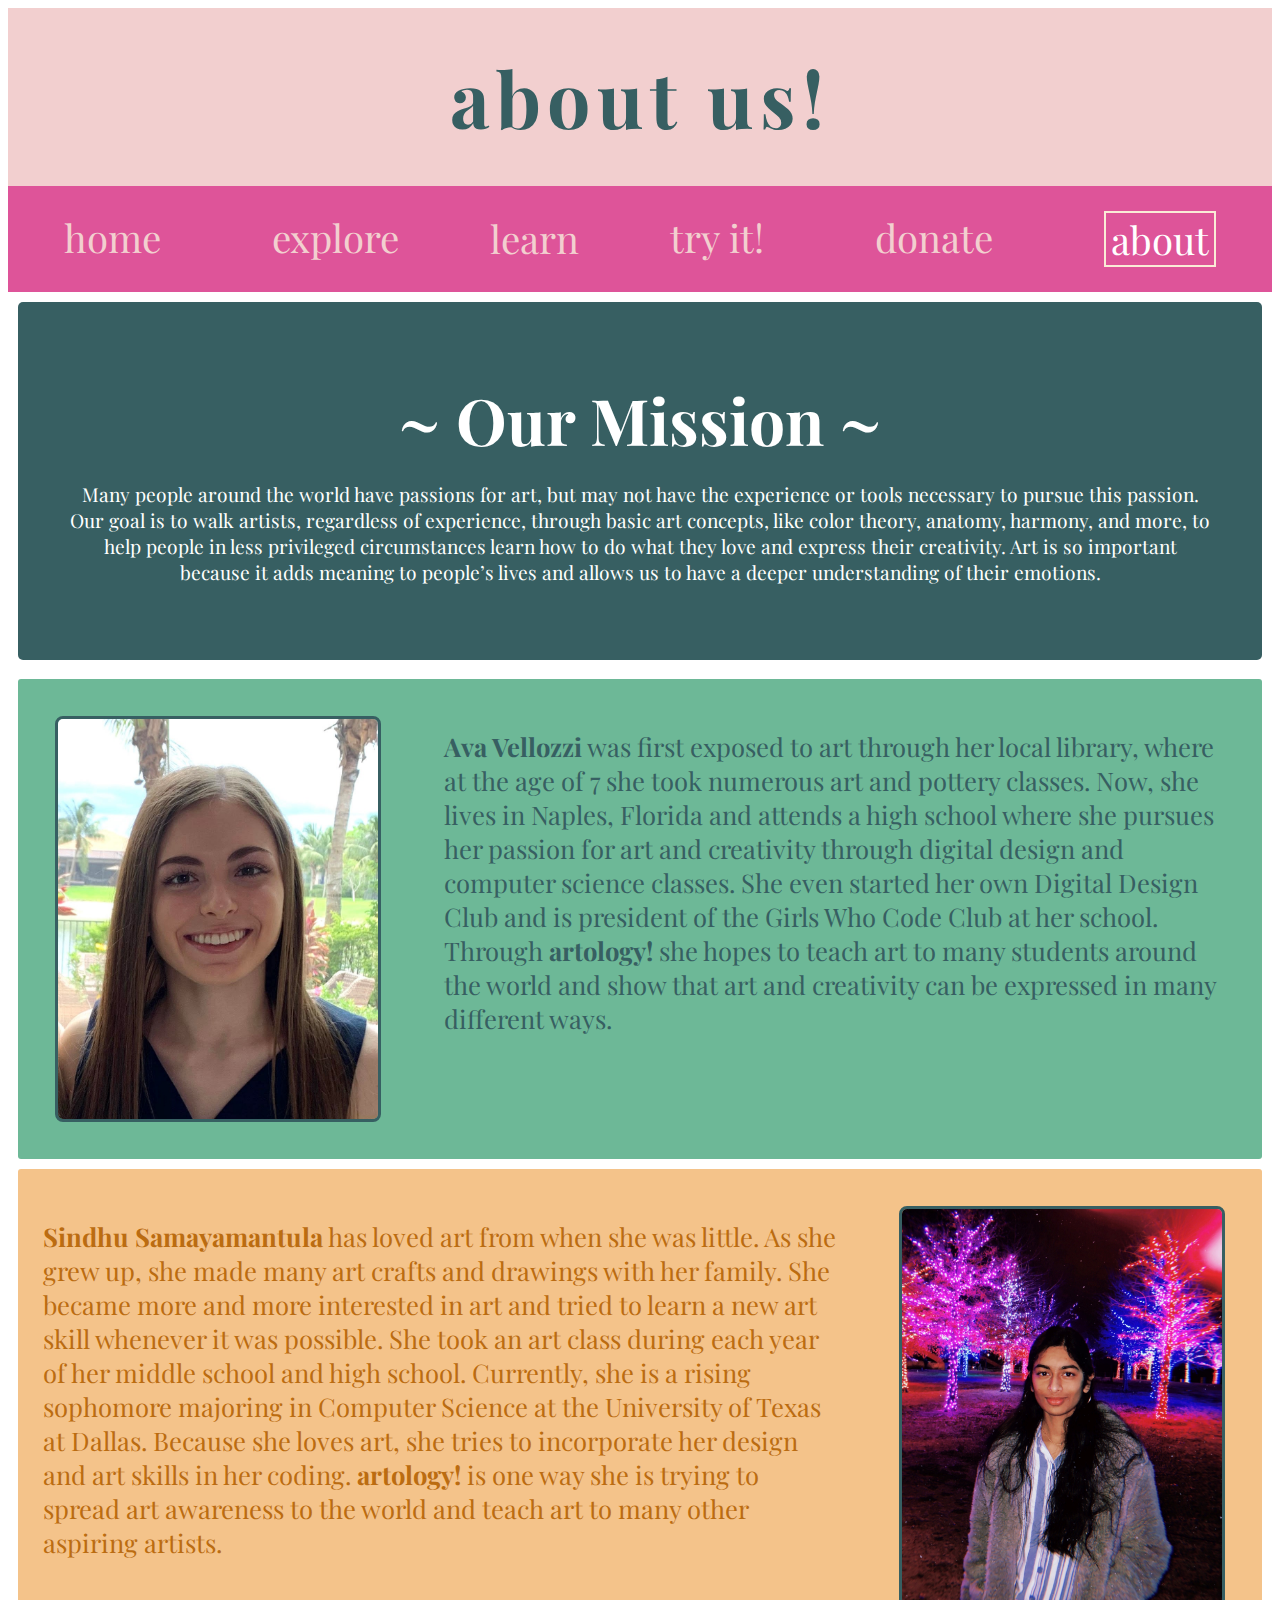
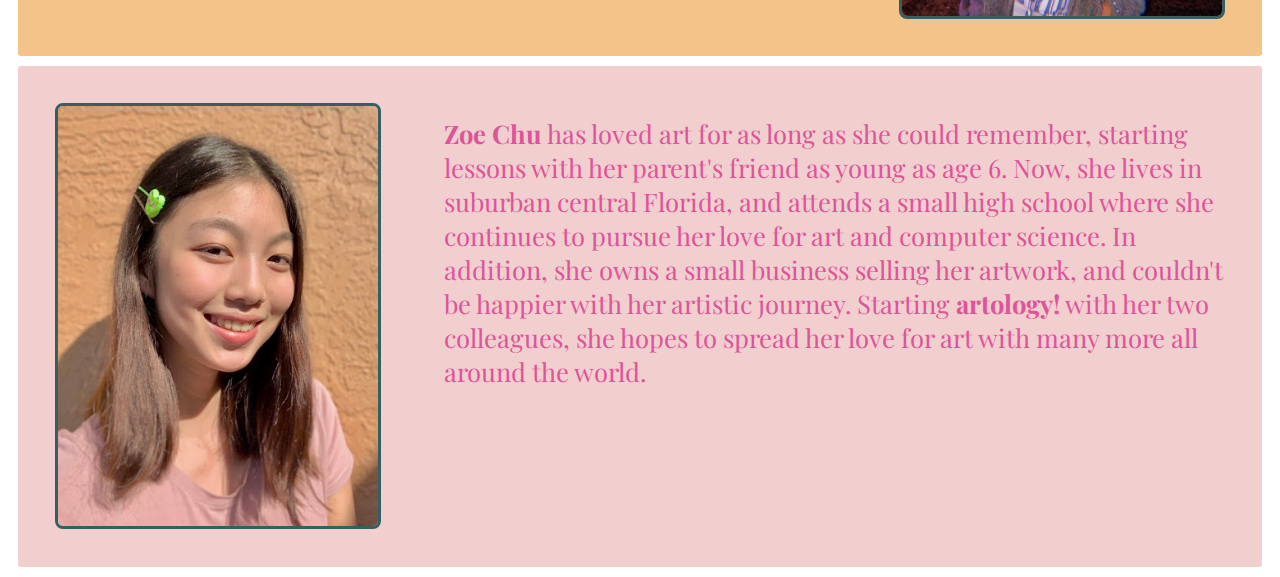
<file: about.html>
<!DOCTYPE html>
<html>
  <head>
    <meta charset="utf-8">
    <meta name="viewport" content="width=device-width">
    <title>repl.it</title>
    <link href="style.css" rel="stylesheet" type="text/css" />
  </head>
  <body>
    <script src="script.js"></script>

    <div class="titlebox">
      <h1 class="title">about us!</h1>
    </div>

    <div class="link-bar-box">
      <a href = 'index.html' class='link-bar'>home</a>
      <a href = 'explore.html'class="link-bar">explore</a>

      <div class="dropdown">
        <button class="dropbtn">learn</button>
           <div class="dropdown-content">
          <a href="color-theory.html">color theory</a>
          <a href="anatomy-eyes.html">anatomy 1: eyes</a>
        </div>
      </div>

      <a href = 'tryit!.html' class="link-bar">try it!</a>
      <a href = 'donate.html' class="link-bar">donate</a>
      <a href = 'about.html' class="highlight">about</a>
    </div>

    <div class="theNavy">
      <!-- talk about our mission -->
      <h3 class="mission">~ Our Mission ~</h3>

      <p class="missionText">Many people around the world have passions for art, but may not have the experience or tools necessary to pursue this passion. Our goal is to walk artists, regardless of experience, through basic art concepts, like color theory, anatomy, harmony, and more, to help people in less privileged circumstances learn how to do what they love and express their creativity. Art is so important because it adds meaning to people’s lives and allows us to have a deeper understanding of their emotions.
</p>
    </div>

    <div class="theGreen">
      <!-- info about each creator w/ pic-->
      <!-- ava -->
      <img src="assets/ava-crop.jpg" class="about">
      <p class="greenText"><strong>Ava Vellozzi</strong> was first exposed to art through her local library, where at the age of 7 she took numerous art and pottery classes. Now, she lives in Naples, Florida and attends a high school where she pursues her passion for art and creativity through digital design and computer science classes. She even started her own Digital Design Club and is president of the Girls Who Code Club at her school. Through <strong>artology!</strong> she hopes to teach art to many students around the world and show that art and creativity can be expressed in many different ways.</p>
    </div>

    <div class="theYellow">
      <!-- info about each creator w/ pic-->
      <!-- sindhu -->
      <p class="yellowText"><strong>Sindhu Samayamantula</strong> has loved art from when she was little. As she grew up, she made many art crafts and drawings with her family. She became more and more interested in art and tried to learn a new art skill whenever it was possible. She took an art class during each year of her middle school and high school. Currently, she is a rising sophomore majoring in Computer Science at the University of Texas at Dallas. Because she loves art, she tries to incorporate her design and art skills in her coding. <strong>artology!</strong> is one way she is trying to spread art awareness to the world and teach art to many other aspiring artists. </p>
      <img src="assets/sindhu.jpg" class="about">
    </div>

    <div class="thePink">
      <!-- info about each creator w/ pic-->
      <!-- zoe -->
      <img src="assets/zoe-about.jpeg" class="about">
      <p class="pinkText"><strong>Zoe Chu</strong> has loved art for as long as she could remember, starting lessons with her parent's friend as young as age 6. Now, she lives in suburban central Florida, and attends a small high school where she continues to pursue her love for art and computer science. In addition, she owns a small business selling her artwork, and couldn't be happier with her artistic journey. Starting <strong> artology!</strong> with her two colleagues, she hopes to spread her love for art with many more all around the world.</p>
    </div>

  </body>
</html>
</file>
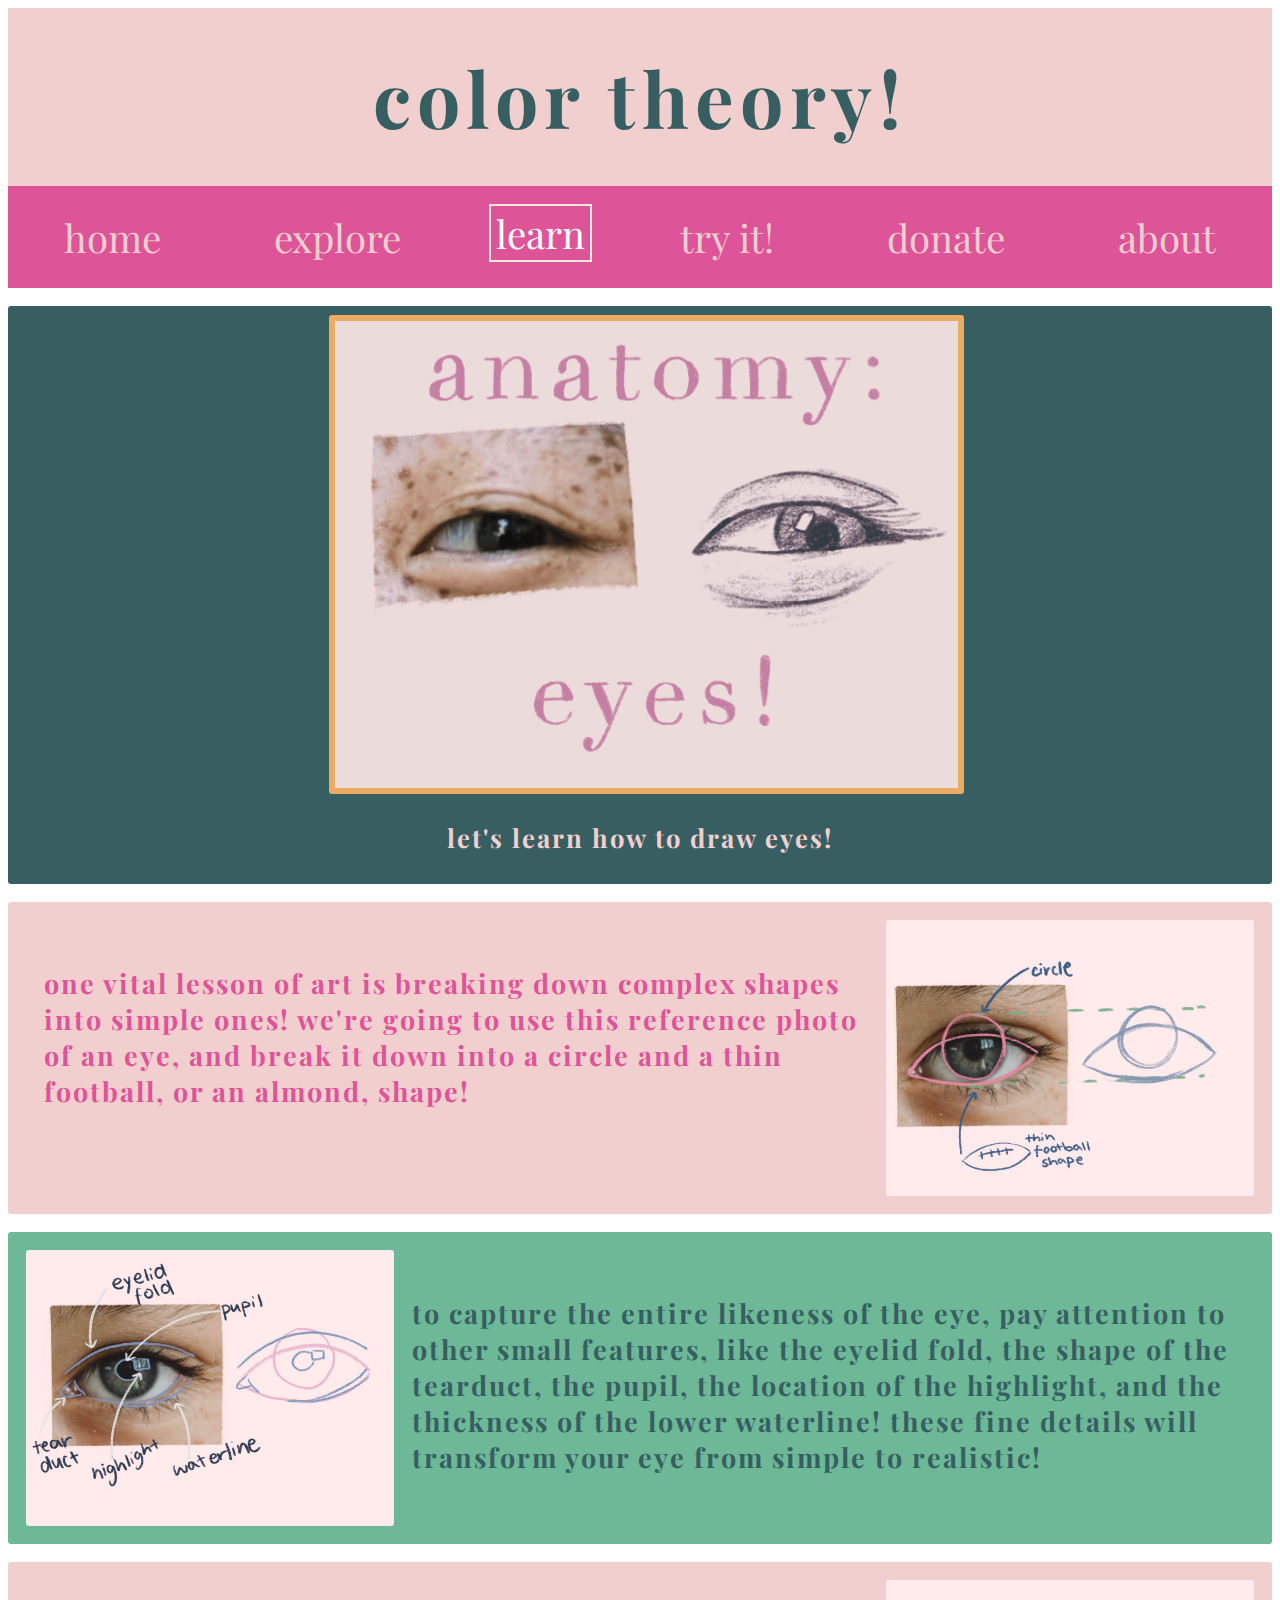
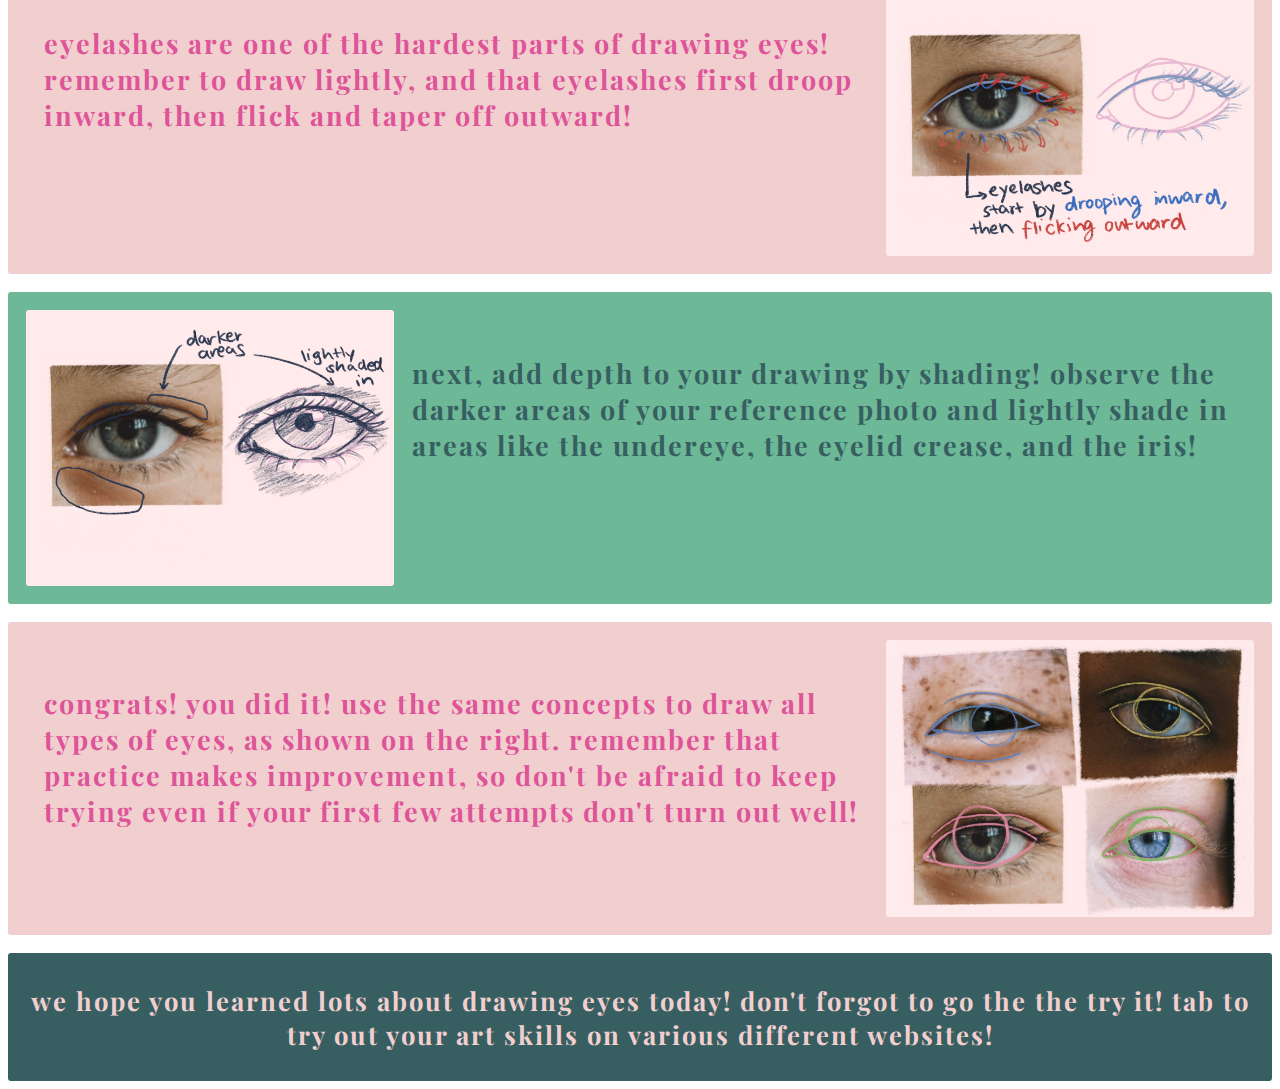
<file: anatomy-eyes.html>
<!DOCTYPE html>
<html>
  <head>
    <meta charset="utf-8">
    <meta name="viewport" content="width=device-width">
    <title>repl.it</title>
    <link href="style.css" rel="stylesheet" type="text/css" />
    <script src="https://code.jquery.com/jquery-3.4.1.min.js"></script>
    <!--<script src="/script.js" defer></script> -->
  </head>
  <body>
    <script src="script.js"></script>

    <div class="titlebox">
      <h1 class="title">color theory!</h1>
    </div>

    <!-- link bar -->
    <div class="link-bar-box">
      <a href = 'index.html' class='link-bar'>home</a>
      <a href = 'explore.html'class="link-bar">explore</a>

      <div class="dropdown">
        <button class="highlight-drop">learn</button>
           <div class="dropdown-content">
          <a href="color-theory.html">color theory</a>
          <a href="anatomy-eyes.html">anatomy 1: eyes</a>
        </div>
      </div>

      <a href = 'tryit!.html' class="link-bar">try it!</a>
      <a href = 'donate.html' class="link-bar">donate</a>
      <a href = 'about.html' class="link-bar">about</a>
    </div>
    <!-- end link bar -->

    <br>

    <section class="lesson-bannerbox"> 

      <!-- javascript will go here -->
      <img src="assets/lesson2-banner.gif" class="lesson-banner">


      <h2 class= "lesson-title">let's learn how to draw eyes!</h2>
    </section>

    <br>

    <div class="lesson-pinkBox">
      <h3 class="lesson-pinkText">one vital lesson of art is breaking down complex shapes into simple ones! we're going to use this reference photo of an eye, and break it down into a circle and a thin football, or an almond, shape!</h3>
       <img src="assets/lesson2-pic1.jpg" class="lesson-image">
    </div>

    <br>

    <div class="lesson-greenBox">
      <img src="assets/lesson2-pic2.jpg" class="lesson-image">
      <h3 class="lesson-greenText">to capture the entire likeness of the eye, pay attention to other small features, like the eyelid fold, the shape of the tearduct, the pupil, the location of the highlight, and the thickness of the lower waterline! these fine details will transform your eye from simple to realistic!</h3>
    </div>

    <br>

    <div class="lesson-pinkBox">
      <h3 class="lesson-pinkText">eyelashes are one of the hardest parts of drawing eyes! remember to draw lightly, and that eyelashes first droop inward, then flick and taper off outward!</h3>
       <img src="assets/lesson2-pic3.jpg" class="lesson-image">
    </div>

    <br>

    <div class="lesson-greenBox">
      <img src="assets/lesson2-pic4.jpg" class="lesson-image">
      <h3 class="lesson-greenText">next, add depth to your drawing by shading! observe the darker areas of your reference photo and lightly shade in areas like the undereye, the eyelid crease, and the iris!</h3>
    </div>

     <br>

    <div class="lesson-pinkBox">
      <h3 class="lesson-pinkText">congrats! you did it! use the same concepts to draw all types of eyes, as shown on the right. remember that practice makes improvement, so don't be afraid to keep trying even if your first few attempts don't turn out well!</h3>
       <img src="assets/lesson2-pic5.jpg" class="lesson-image">
    </div>

    <br>

    <section class="lesson-bannerbox"> 
      <h2 class= "lesson-title">we hope you learned lots about drawing eyes today! don't forgot to go the the try it! tab to try out your art skills on various different websites!</h2>
    </section>

  </body>
</html>
</file>
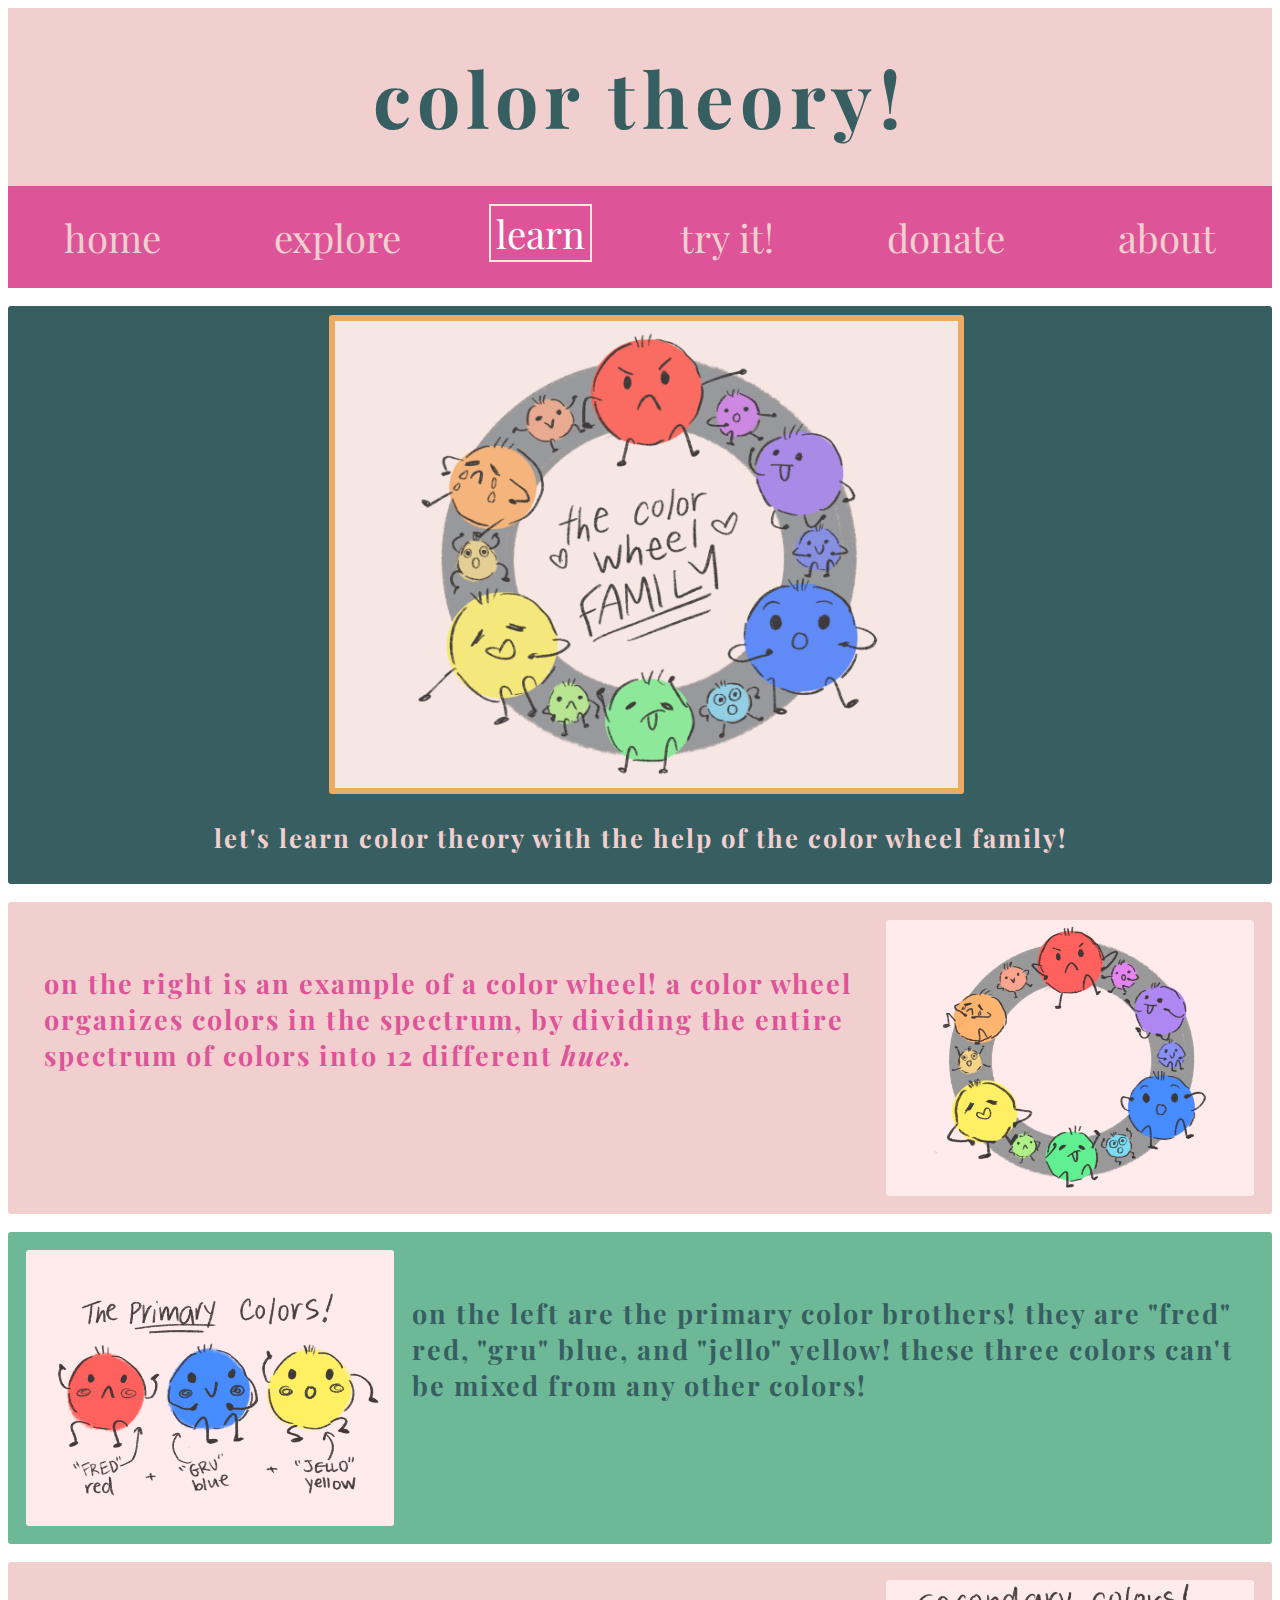
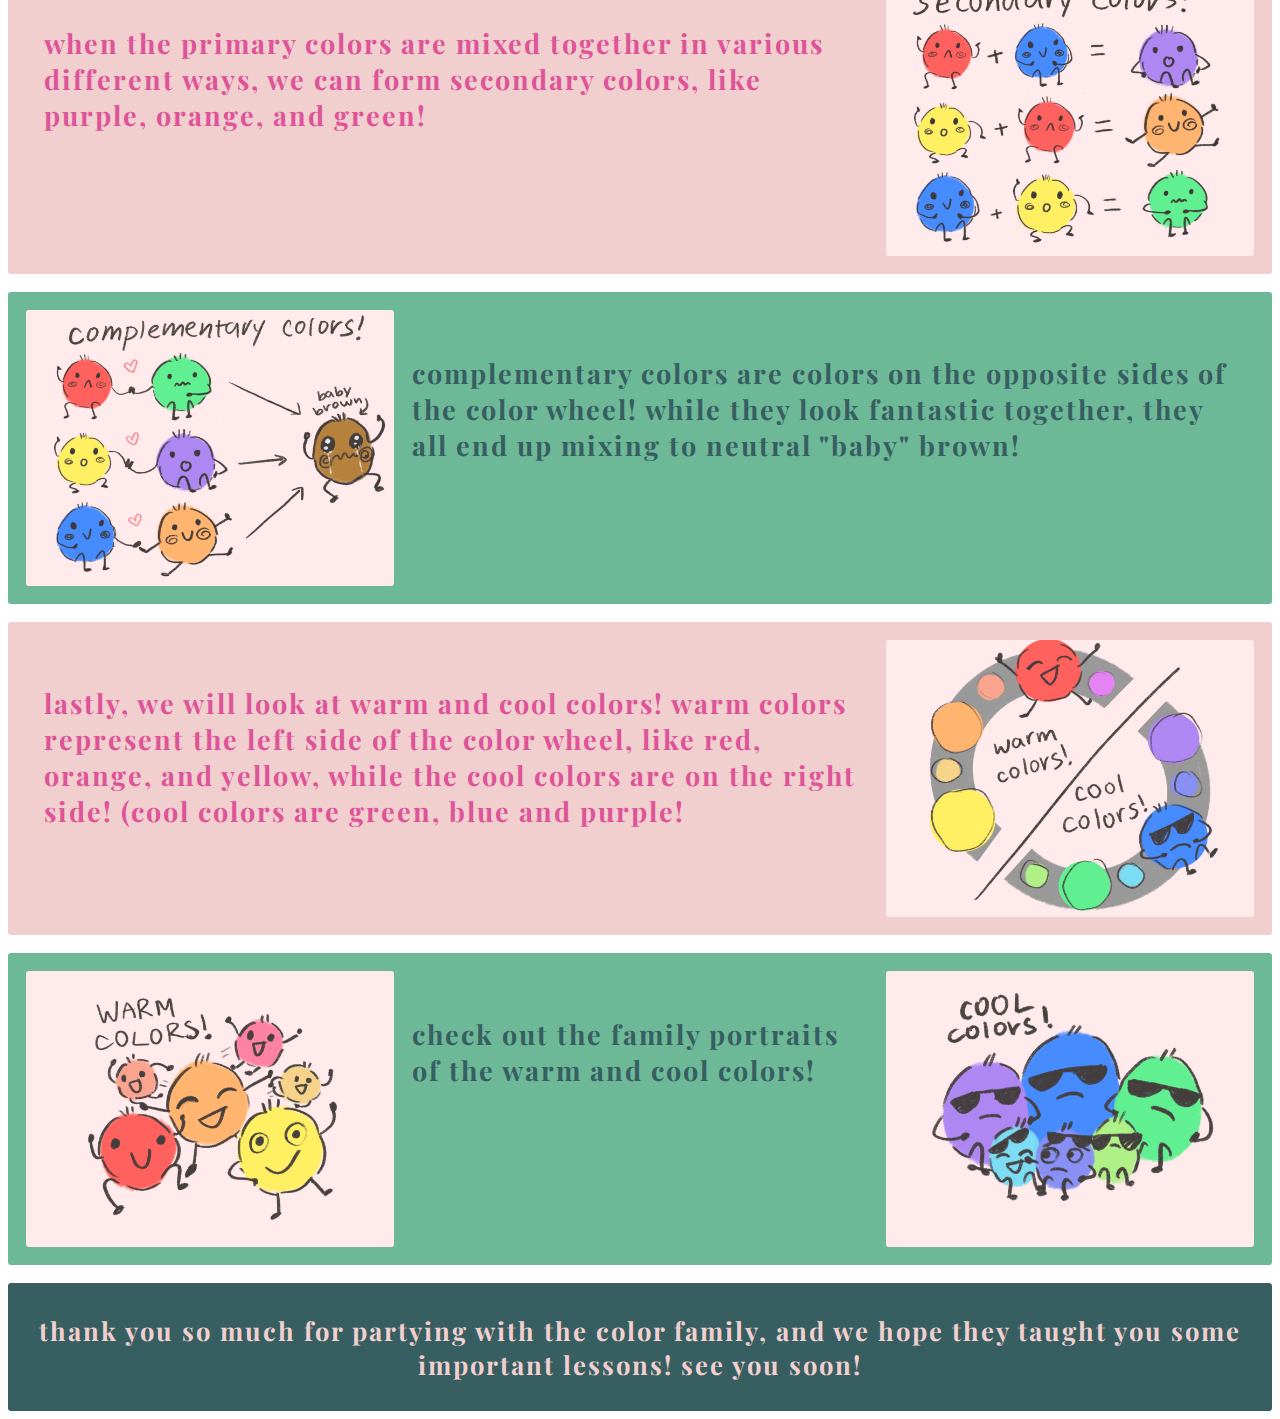
<file: color-theory.html>
<!DOCTYPE html>
<html>
  <head>
    <meta charset="utf-8">
    <meta name="viewport" content="width=device-width">
    <title>repl.it</title>
    <link href="style.css" rel="stylesheet" type="text/css" />
    <script src="https://code.jquery.com/jquery-3.4.1.min.js"></script>
    <!--<script src="/script.js" defer></script> -->
  </head>
  <body>
    <script src="script.js"></script>

    <div class="titlebox">
      <h1 class="title">color theory!</h1>
    </div>

    <!-- link bar -->
    <div class="link-bar-box">
      <a href = 'index.html' class='link-bar'>home</a>
      <a href = 'explore.html'class="link-bar">explore</a>

     <div class="dropdown">
        <button class="highlight-drop">learn</button>
           <div class="dropdown-content">
          <a href="color-theory.html">color theory</a>
          <a href="anatomy-eyes.html">anatomy 1: eyes</a>
        </div>
      </div>

      <a href = 'tryit!.html' class="link-bar">try it!</a>
      <a href = 'donate.html' class="link-bar">donate</a>
      <a href = 'about.html' class="link-bar">about</a>
    </div>
    <!-- end link bar -->

    <br>

    <section class="lesson-bannerbox"> 

      <img src="assets/color-banner.gif" class="lesson-banner">


      <h2 class= "lesson-title">let's learn color theory with the help of the color wheel family! </h2>
    </section>

    <br>

    <div class="lesson-pinkBox">
      <h3 class="lesson-pinkText"> on the right is an example of a color wheel! a color wheel organizes colors in the spectrum, by dividing the entire spectrum of colors into 12 different <em> hues. </em></h3>
       <img src="assets/colorwheel-lesson.jpg" class="lesson-image">
    </div>

    <br>

    <div class="lesson-greenBox">
      <img src="assets/primary-lesson.jpg" class="lesson-image">
      <h3 class="lesson-greenText"> on the left are the primary color brothers! they are "fred" red, "gru" blue, and "jello" yellow! these three colors can't be mixed from any other colors!</h3>
    </div>

    <br>

    <div class="lesson-pinkBox">
      <h3 class="lesson-pinkText"> when the primary colors are mixed together in various different ways, we can form secondary colors, like purple, orange, and green!</h3>
       <img src="assets/secondary-lesson.jpg" class="lesson-image">
    </div>

    <br>

    <div class="lesson-greenBox">
      <img src="assets/complementary-lesson.jpg" class="lesson-image">
      <h3 class="lesson-greenText"> complementary colors are colors on the opposite sides of the color wheel! while they look fantastic together, they all end up mixing to neutral "baby" brown!</h3>
    </div>

     <br>

    <div class="lesson-pinkBox">
      <h3 class="lesson-pinkText"> lastly, we will look at warm and cool colors! warm colors represent the left side of the color wheel, like red, orange, and yellow, while the cool colors are on the right side! (cool colors are green, blue and purple!</h3>
       <img src="assets/warm-cool-lesson.jpg" class="lesson-image">
    </div>

    <br>

    <div class="lesson-greenBox">
      <img src="assets/warmcolors-lesson.jpg" class="lesson-image">
      <h3 class="lesson-greenText"> check out the family portraits of the warm and cool colors!</h3>
      <img src="assets/coolcolors-lesson.jpg" class="lesson-image">
    </div>

    <br>

    <section class="lesson-bannerbox"> 
      <h2 class= "lesson-title">thank you so much for partying with the color family, and we hope they taught you some important lessons! see you soon!</h2>
    </section>

  </body>
</html>
</file>
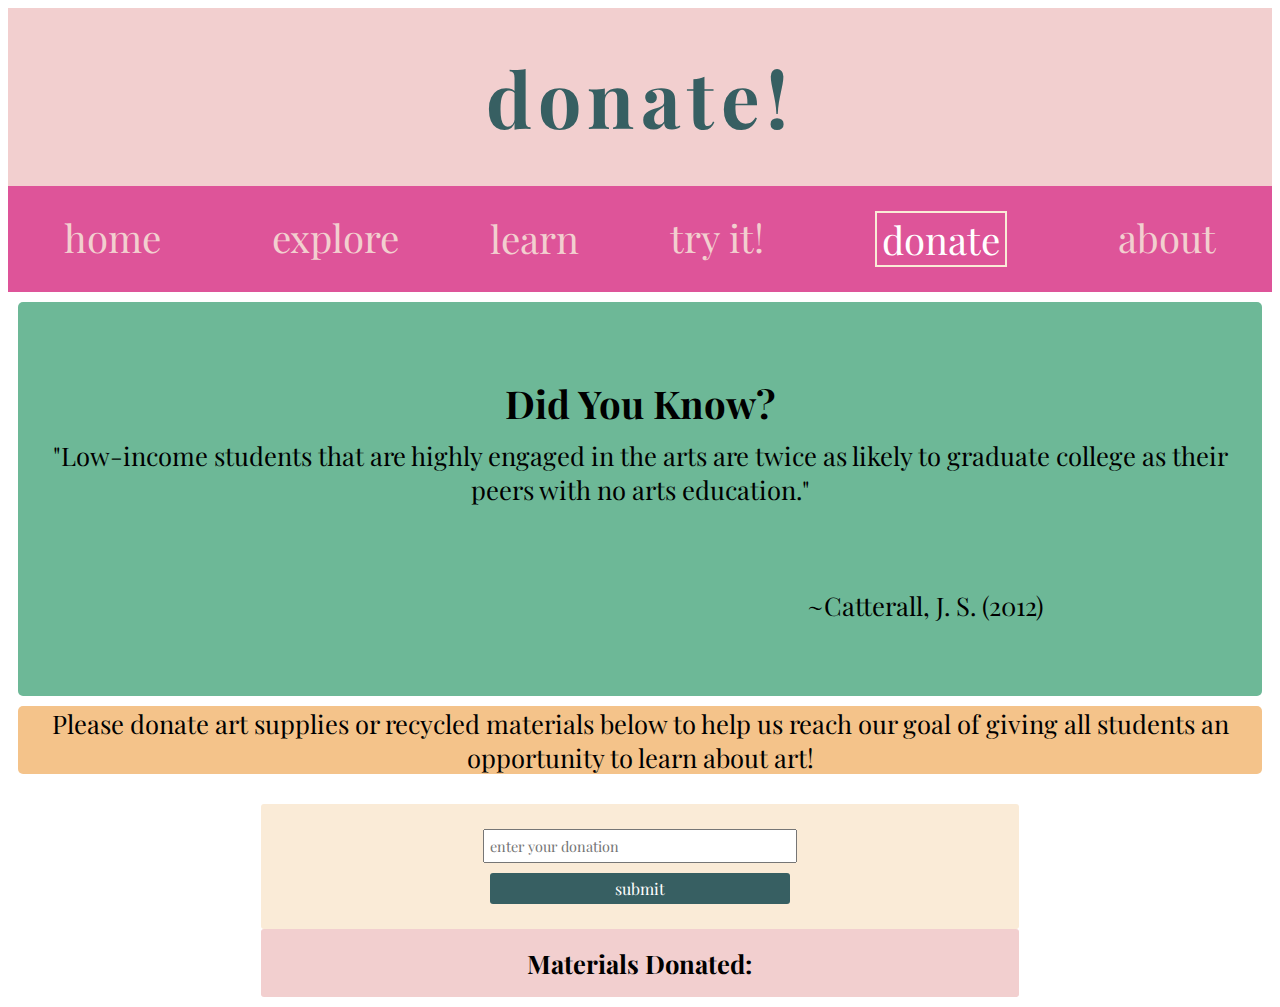
<file: donate.html>
<!DOCTYPE html>
<html>
  <head>
    <meta charset="utf-8">
    <meta name="viewport" content="width=device-width">
    <title>repl.it</title>
    <link href="style.css" rel="stylesheet" type="text/css" />
    <script src="https://code.jquery.com/jquery-3.4.1.min.js"></script>
    <script src="/script.js" defer></script>
  </head>
  <body>
    <script src="script.js"></script>

    <div class="titlebox">
      <h1 class="title">donate!</h1>
    </div>

    <div class="link-bar-box">
      <a href = 'index.html' class='link-bar'>home</a>
      <a href = 'explore.html'class="link-bar">explore</a>

      <div class="dropdown">
        <button class="dropbtn">learn</button>
           <div class="dropdown-content">
          <a href="color-theory.html">color theory</a>
          <a href="anatomy-eyes.html">anatomy 1: eyes</a>
        </div>
      </div>

      <a href = 'tryit!.html' class="link-bar">try it!</a>
      <a href = 'donate.html'class="highlight">donate</a>
      <a href = 'about.html' class="link-bar">about</a>
    </div>

    <div class="tealDonate">
      <h2 class="fact">Did You Know?</h2>
      <p class="tealText">"Low-income students that are highly engaged in the arts are twice as likely to graduate college as their peers with no arts education."</p>
      <p class="citation">~Catterall, J. S. (2012)</p>
    </div>

    <div class="yellowDonate">
      <p class="donate">Please donate art supplies or recycled materials below to help us reach our goal of giving all students an opportunity to learn about art!</p>
    </div>


    
    <article class="donation">
      <form class="donate-input">
        <input class="stuff" type="text" placeholder="enter your donation">
        <input class="submition-btn" type="submit" value="submit">
      </form>
      <section class="cardContainer">
        <h2 class="materials">Materials Donated:</h2>
        <!-- this is empty because we start with no user info  -->
        <!-- in JS, we will append a new element to it/inside of it!  -->
      </section>
    </article>  
 

      

  </body>
</html>
</file>
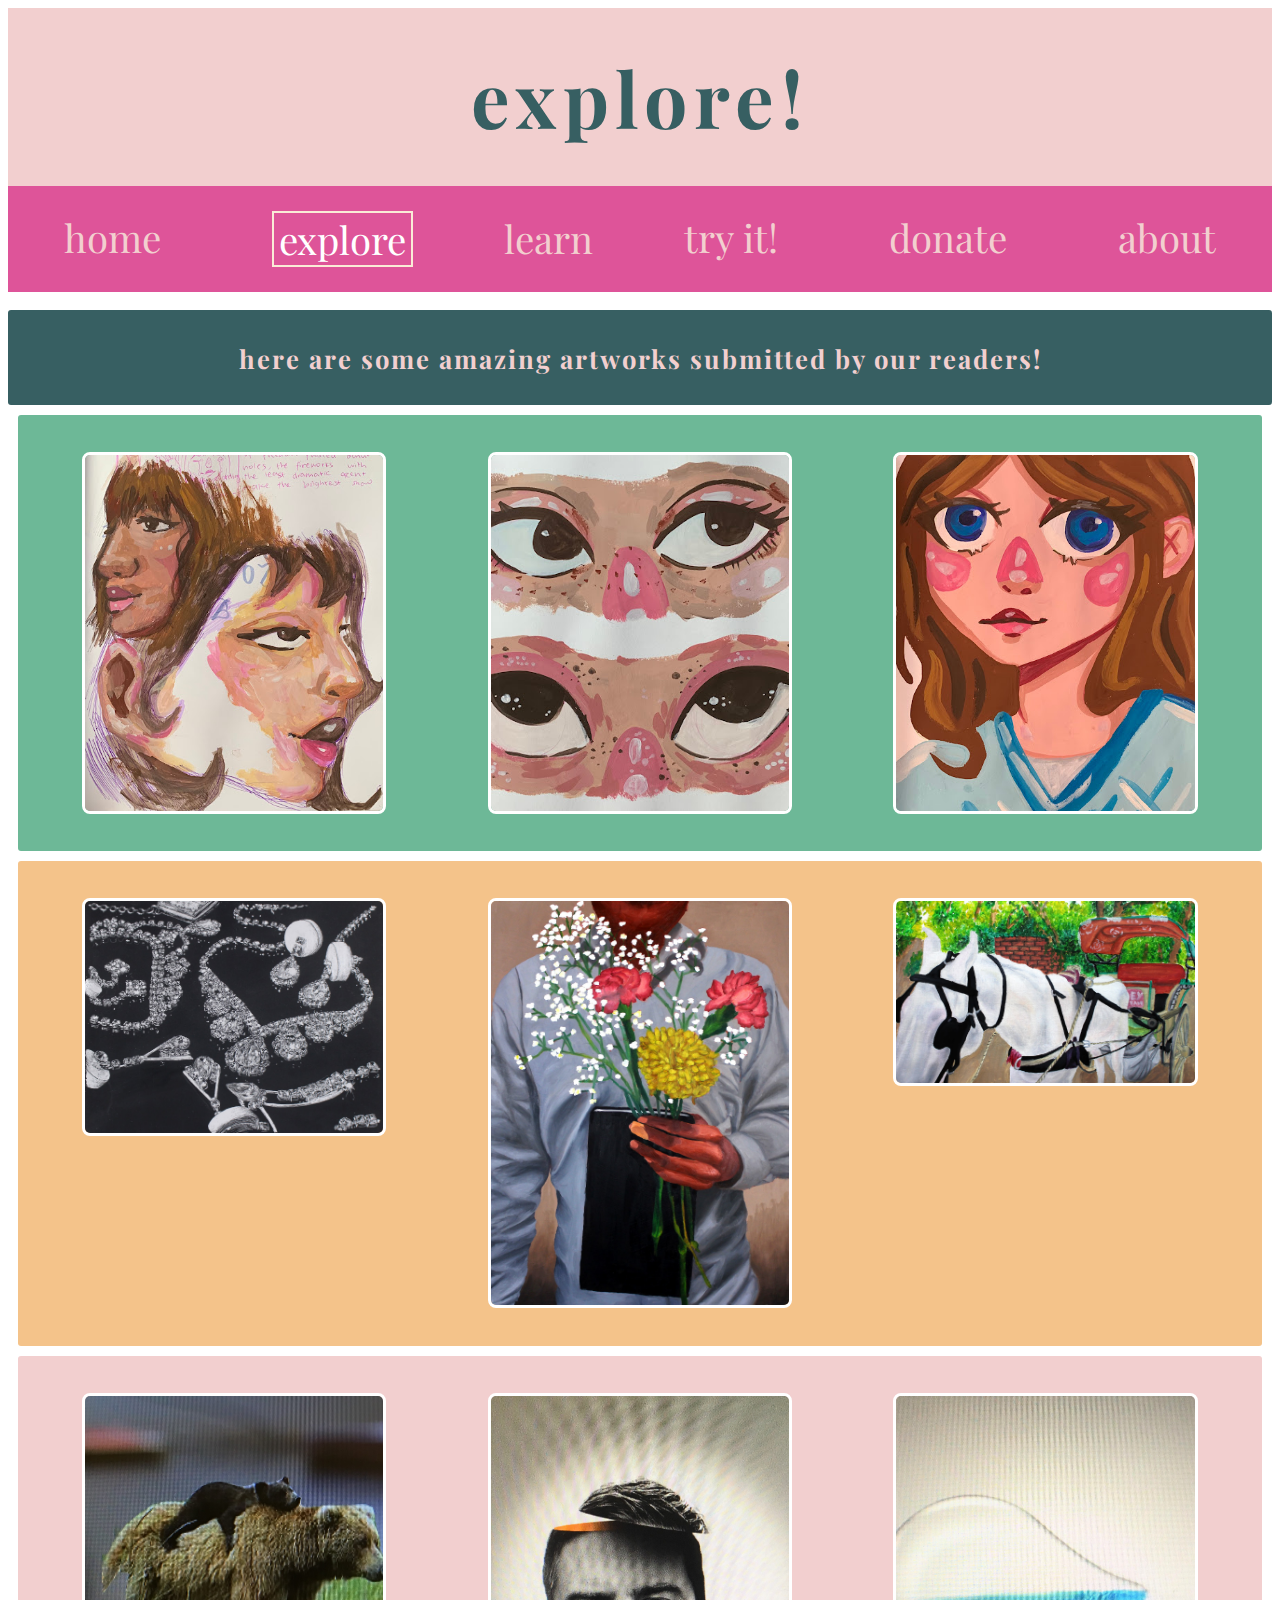
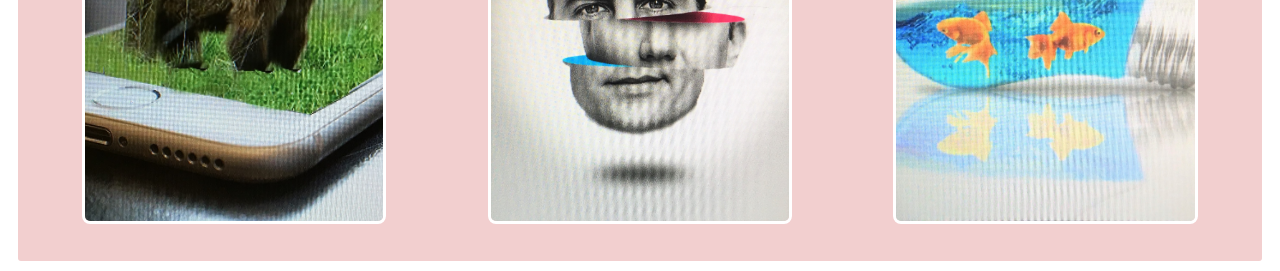
<file: explore.html>
<!DOCTYPE html>
<html>
  <head>
    <meta charset="utf-8">
    <meta name="viewport" content="width=device-width">
    <title>repl.it</title>
    <link href="style.css" rel="stylesheet" type="text/css" />
  </head>
  <body>
    <script src="script.js"></script>

    <div class="titlebox">
      <h1 class="title">explore!</h1>
    </div>

    <div class="link-bar-box">
      <a href = 'index.html' class='link-bar'>home</a>
      <a href = 'explore.html' class="highlight">explore</a>

      <div class="dropdown">
        <button class="dropbtn">learn</button>
           <div class="dropdown-content">
          <a href="color-theory.html">color theory</a>
          <a href="anatomy-eyes.html">anatomy 1: eyes</a>
        </div>
      </div>

      <a href = 'tryit!.html' class="link-bar">try it!</a>
      <a href = 'donate.html' class="link-bar">donate</a>
      <a href = 'about.html' class="link-bar">about</a>
    </div>

    <br>
    
    <div class="lesson-bannerbox">
      <h2 class="lesson-title">here are some amazing artworks submitted by our readers!</h2>
    </div>

    <div class ="lightGreenPBox">
        <!-- images here -->
        <img src="assets/zoe-art1.jpeg" class="gallery">
        <img src="assets/zoe-art2.jpeg" class="gallery">
        <img src="assets/zoe-art3.jpeg" class="gallery">
    </div>

    <div class ="yellowPBox">
        <!-- images here -->
        <img src="assets/sindhu-art1.jpg" class="galleryYellow">
        <img src="assets/sindhu-art3.jpg" class="gallery">
        <img src="assets/sindhu-art2.jpg" class="galleryYellow">
        
    </div>

    <div class ="lightPinkPBox">
        <!-- images here -->
        <!-- <img -->
        <img src="assets/bear.JPG" class="gallery">
        <img src="assets/head.JPG" class="gallery">
        <img src="assets/fish.JPG" class="gallery">
    </div>

    </body>
</html>
</file>
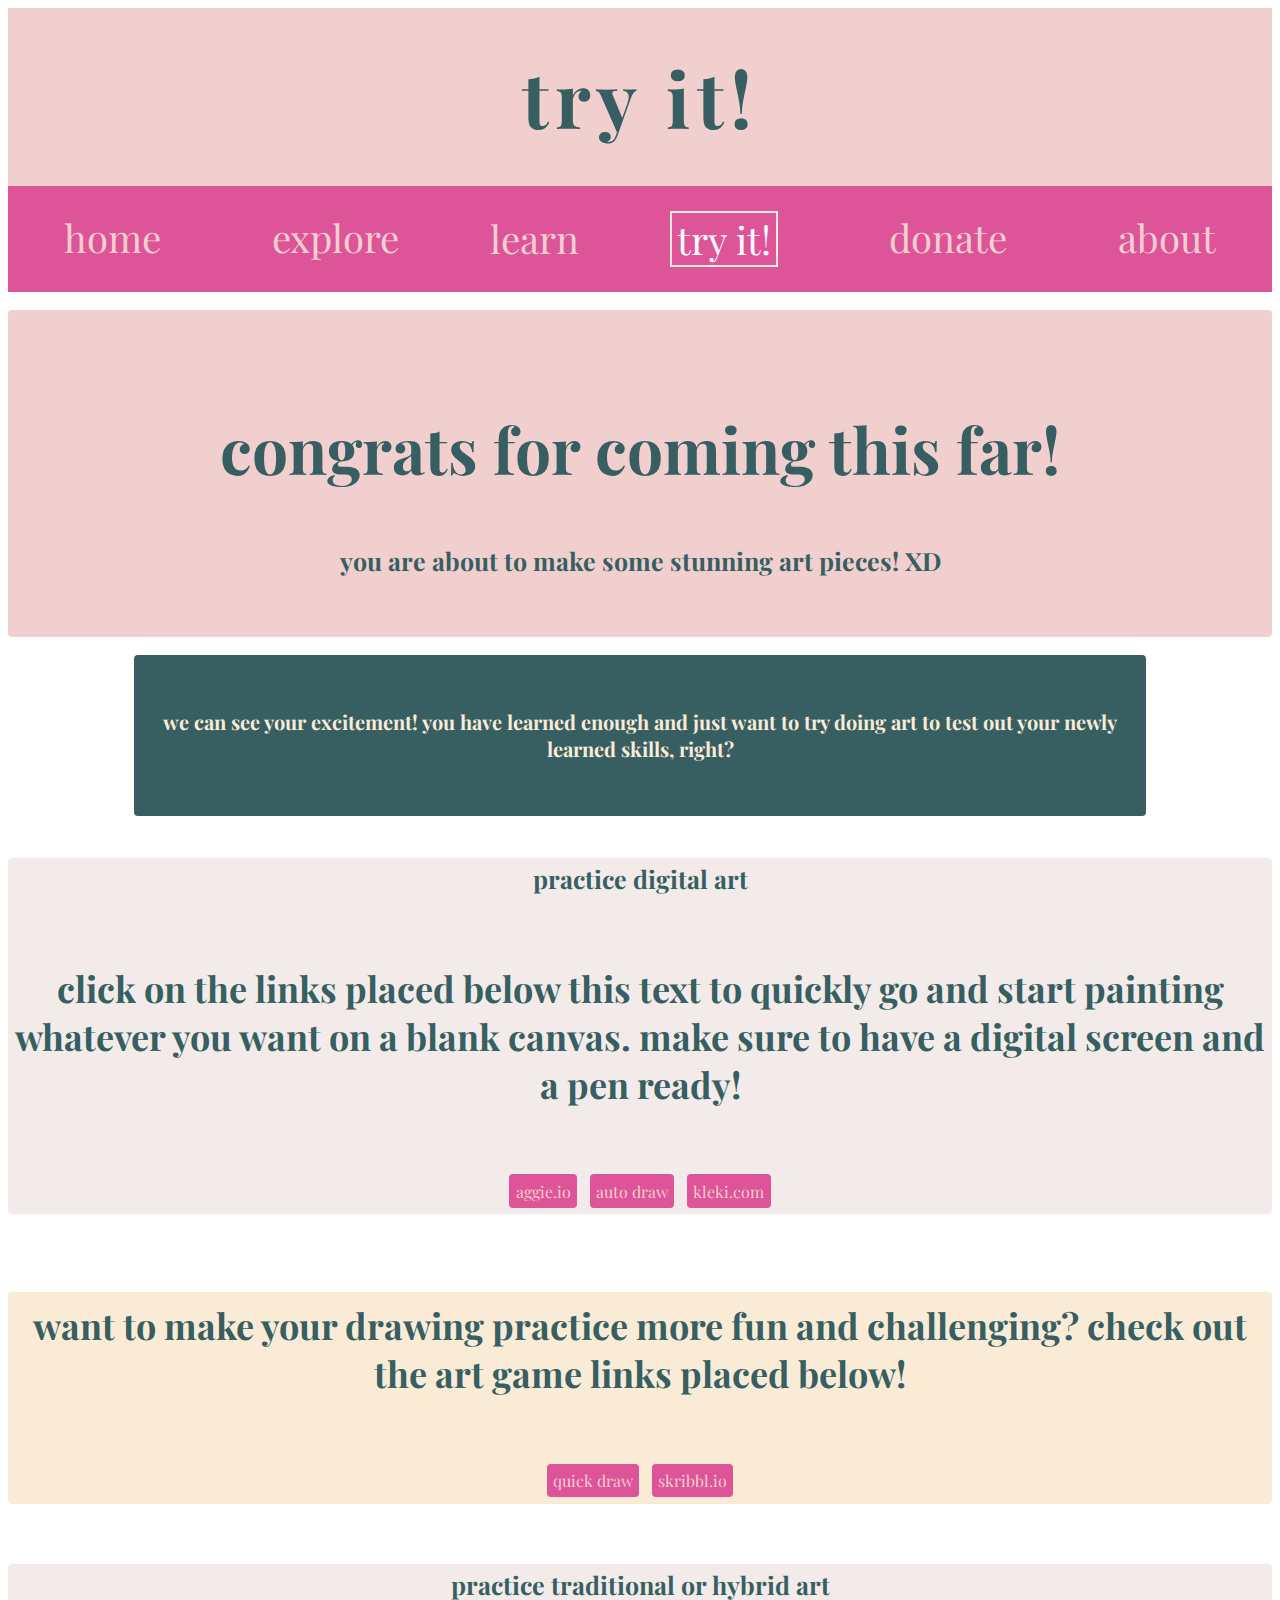
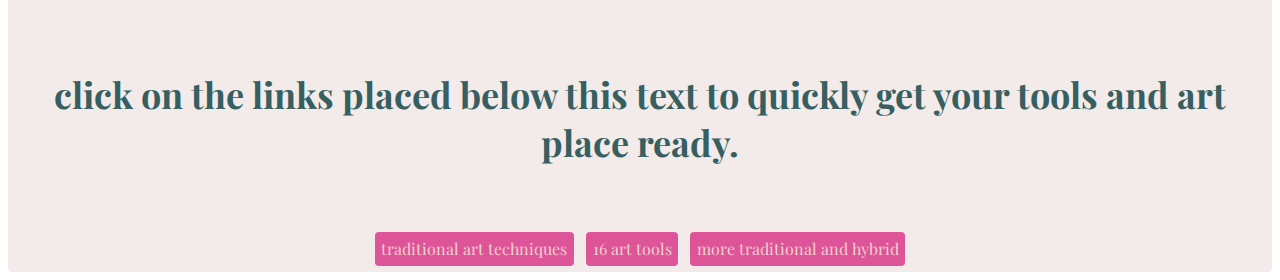
<file: tryit!.html>
<!DOCTYPE html>
<html>
  <head>
    <meta charset="utf-8">
    <meta name="viewport" content="width=device-width">
    <title>repl.it</title>
    <link href="style.css" rel="stylesheet" type="text/css" />
  </head>
  <body>
    <script src="script.js"></script>

    <div class="titlebox">
      <h1 class="title">try it!</h1>
    </div>

    <div class="link-bar-box">
      <a href = 'index.html' class='link-bar'>home</a>
      <a href = 'explore.html'class="link-bar">explore</a>

      <div class="dropdown">
        <button class="dropbtn">learn</button>
           <div class="dropdown-content">
          <a href="color-theory.html">color theory</a>
          <a href="anatomy-eyes.html">anatomy 1: eyes</a>
        </div>
      </div>

      <a href = 'tryit!.html' class="highlight">try it!</a>
      <a href = 'donate.html' class="link-bar">donate</a>
      <a href = 'about.html' class="link-bar">about</a>
    </div>

    <br>

    <div class="tryitBoxP">
      <h2 class="big"> congrats for coming this far!</h2>
      <h5 class="medium"> you are about to make some stunning art pieces! XD </h5>
    </div>

    <br>

    <div class="tryitBoxG">
      <h5 class="tryitBoxGText">we can see your excitement! you have learned enough and just want to try doing art to test out your newly learned skills, right? </h3>
    </div>

    <div class="greyBox"> 
      <h5 class="medium2"> practice digital art</h5>
      <h5 class="medium3">click on the links placed below this text to quickly go and start painting whatever you want on a blank canvas. make sure to have a digital screen and a pen ready!</h5>
      <div class="linksContainer">
        <a href="https://aggie.io/" class="tryitLink">aggie.io</a>
        <a href="https://www.autodraw.com/" class="tryitLink">auto draw</a>
        <a href="https://kleki.com/" class="tryitLink">kleki.com</a>
      </div>
    </div>

    <br>
    <div class="yellowBox"> 
      <h5 class="medium3">want to make your drawing practice more fun and challenging? check out the art game links placed below!</h5>
      <div class="linksContainer">
        <a href="https://quickdraw.withgoogle.com/" class="tryitLink">quick draw</a>
        <a href="https://skribbl.io/" class="tryitLink">skribbl.io</a>
      </div>       
    </div>
    <br>
    <div class="greyBox"> 
      <h5 class="medium2"> practice traditional or hybrid art</h5>
      <h5 class="medium3">click on the links placed below this text to quickly get your tools and art place ready.</h5>
      <div class="linksContainer">
        <a href="https://www.deviantart.com/jane-beata/journal/Traditional-art-techniques-419141803" class="tryitLink">traditional art techniques</a>
        <a href="https://www.creativebloq.com/art/16-essential-art-tools-artists-41619768" class="tryitLink">16 art tools</a>
        <a href="https://www.artdex.com/the-ultimate-guide-on-different-art-mediums/" class="tryitLink">more traditional and hybrid</a>
      </div>
    </div>
  </body>
</html>
</file>
<file: style.css>
@import url('https://fonts.googleapis.com/css2?family=Playfair+Display&display=swap');

/* color dump!
    - pale muted pink: #f2cfcf
    - gray: #f2ebe9
    - medium pink: #dd92b8
    - hot pink: #de5499
    - forest green: #375f62
    - lighter sage green: #478646
    - yellow: #e99f4c */
/* body {
  background-color: #f2cfcf;
} */


/* assorted homepage things: */

  .title{
    color: #375f62;
    padding: 3%;
    font-size: 6vw;;
    text-align: center;
    margin:0px;
    font-family: Playfair Display;
    letter-spacing: .5vw;

  }

  .titlebox{
    background-color: #f2cfcf;
    margin: 0px;
    /* border-radius: 15px; */

  }

  .link-bar-box{
    display: flex;
    justify-content: space-around;
    background-color: #de5499;
    margin: 0px;
    /* border-radius: 15px; */
  }

  .link-bar{
    color:#f2cfcf;
    font-size: 3vw;
    padding: 2%;
    margin: 0px;
    font-family: Playfair Display;
    text-decoration: none;
  }

  /* dropdown menu */
    .dropbtn {
      border: none;
      background-color:#de5499;
      color:#f2cfcf;
      font-family: Playfair Display;
      font-size: 3vw;
      padding-left: 5px;
      padding-right: 5px;
      /* "learn" looks weird when you open the website in a new tab without padding top 15px */
      padding-top: 16px;
      margin-top: 10px;
    }

    .highlight-drop {
      border: none;
      background-color:#de5499;
      color:white;
      border-style: solid;
      border-color: antiquewhite;
      padding-left: 5px;
      padding-right: 5px;
      /* padding-top: 15px; */
      margin-top: 18px;
      border-width: 2px;
      font-family: Playfair Display;
      font-size: 3vw;
    }

    .dropdown {
      position: relative;
      display: inline-block;
    }

    .dropdown-content {
      display: none;
      position: absolute;
      z-index: 1;
      background-color:#f2cfcf;
      /* border-radius: 15px; */
    }

    .dropdown-content a{
      color:#375f62;
      font-family: Playfair Display;
      font-size: 2vw;
      padding: 8px;
      text-decoration: none;
      display: block;
      box-shadow: 0 0 3px #666
    }

    .dropdown-content a:hover {
      /* color: white; */
      background-color: #e99f4c;
    }

    .dropdown:hover .dropdown-content {
      /* color: white; */
      display: block;
    }

  /* end of dropdown menu */

  .highlight{
    color:white;
    border-style: solid;
    border-color: antiquewhite;
    padding-left: 5px;
    padding-right: 5px;
    border-width: 2px;
    font-size: 3vw;
    margin: 2%;
    font-family: Playfair Display;
    text-decoration: none;
  }

  .banner{
    width: 70%;
    height: 50vh;
    object-fit: cover;
    border-style: solid;
    border-color: #f4c38a;
    border-width: 8px;
    border-radius: 3px;

  }

  button:hover{
    color: white;
  }

  a:hover{
    color: white;
  }

  .bannerbox{
    background-color: #76ad95;
    display: flex;
    justify-content: center;
    border-radius: 3px;

  }

  .greenbox{
    background-color: #76ad95;
    display: flex;
    border-radius: 3px;

  }

  .greenboxImage{
    width: 250px;
    height: 250px;
    object-fit: cover;
    margin:1%;
    margin-left: 5%;
    border-style: solid;
    border-color: #375f62;
    border-width: 8px;
    border-radius: 3px;
  }

  .greenBoxText{
    color: #375f62;
    padding: 2%;
    font-size: 150%;
    font-family: Playfair Display;
  }

  .pinkbox{
    background-color: #f2cfcf;
    display: flex;
    border-radius: 3px;

  }

  .pinkboxImage{
    width: 250px;
    height: 250px;
    object-fit: cover;
    margin:1%;
    margin-right: 5%;
    border-style: solid;
    border-color: #f4c38a;
    border-width: 8px;
    border-radius: 3px;

  }

  .pinkBoxText{
    color: #de5499;
    padding: 2%;
    font-size: 150%;
    font-family: Playfair Display;
  }

  .greenTitle{
    color:#1c3031;
    padding-top: 3%;
    font-family: Playfair Display;
    text-decoration: none;
    font-size: 6vw;
  }

   .pinkTitle{
    color:#ab2166;
    font-family: Playfair Display;
    padding-top: 3%;
    text-decoration: none;
    font-size: 5.5vw;
  }

/* for the explore page below!: */
 
  .lightPinkPBox{
    background-color: #f2cfcf;
    border-radius: 3px;
    margin: 10px;
    display: flex;
    justify-content:space-evenly;
  }

  .lightGreenPBox{
    background-color: #6db897;
    border-radius: 3px;
    margin: 10px;
    display: flex;
    justify-content:space-evenly;
  }

  .yellowPBox{
    background-color: #f4c38a;
    border-radius: 3px;
    margin: 10px;
    display: flex;
    justify-content:space-evenly;
  }

  .gallery{
    width: 24%;
    margin: 3%;
    border-style: solid;
    border-color: white;
    border-width: 1%;
    border-radius: 8px;
    object-fit: cover;
  }

  .galleryYellow{
    width: 24%;
    height: 12%;
    margin: 3%;
    border-style: solid;
    border-color: white;
    border-width: 1%;
    border-radius: 8px;
    object-fit: cover;
  }

  /* For about page  */

  .theNavy {
    background-color:#375f62;
    border-radius: 5px;
    margin: 10px;
  }

  .theGreen{
    background-color: #6db897;
    border-radius: 3px;
    margin: 10px;
    display: flex;
  }

  .theYellow{
    background-color: #f4c38a;
    border-radius: 3px;
    margin: 10px;
    display: flex;  
  }

  .thePink{
    background-color: #f2cfcf;
    border-radius: 3px;
    margin: 10px;
    display: flex;
  }

  .about {
    width: 25vw;
    margin: 3%;
    border-style: solid;
    border-color: #375f62;
    border-width: 1%;
    border-radius: 8px;
    object-fit: cover;
  }

  .greenText {
    color: #375f62;
    padding: 2%;
    font-size: 2vw;
    font-family: Playfair Display;
  }

  .yellowText {
    color: #bb6c11;
    padding: 2%;
    font-size: 2vw;
    font-family: Playfair Display;
  }

  .pinkText {
    color: #de5499;
    padding: 2%;
    font-size: 2vw;
    font-family: Playfair Display;
  }

  .missionText {
    font-family: Playfair Display;
    color: #FFf;
    font-size: 120%;
    text-align: center;
    padding-bottom: 6%;
    padding-left: 4vw;
    padding-right: 4vw;
  }

  .mission {
    font-family: Playfair Display;
    color: white;
    text-align: center;
    font-size: 5vw;
    padding-top:6%;
    margin:5px; 
    letter-spacing: 2%;
  }

  /* Donate page */

  .tealDonate{
    background-color:#6db897;
    border-radius: 5px;
    margin: 10px;
  }

  .fact{
  font-family: Playfair Display;
    color: black;
    text-align: center;
    font-size: 3vw;
    padding-top:6%;
    margin: 9px;
  }

  .tealText{
    font-family: Playfair Display;
    color: black;
    font-size: 2vw;
    text-align: center;
    padding-bottom: 6%;
    margin: 7px;
  }

  .citation{
  font-family: Playfair Display;
    color: black;
    margin:7px;
    font-size: 2vw;
    text-align: right;
    padding-bottom: 6%;
    padding-right:17%;
  }

  .yellowDonate {
    background-color:#f4c38a;
    border-radius: 5px;
    margin: 10px;
  }

  .donate{
    font-family: Playfair Display;
    color: black;
    font-size: 2vw;
    text-align: center;
    margin: 7px;
  }


  .materials{
    font-family: Playfair Display;
    color: black;
    font-size: 2vw;
    text-align: center;
    margin: 7px;
  }


/* input on donate page  */
  .donation {
    margin: 10px auto;
    width: 60%;
  }

  .donate-input {
    display: flex;
    flex-direction: column;
    margin-top: 30px;
    background:antiquewhite;
    border-radius: 3px;

  }

  .stuff {
    width: 300px;
    margin: 25px auto 5px auto;
    padding: 5px;
    font-size: 90%;
    font-family: Playfair Display;
    color: black;
  }

  .submition-btn {
    width: 300px;
    padding: 5px;
    margin: 5px auto 25px auto;
    background: #375f62;
    border: none;
    border-radius: 3px;
    color: #fff;
    font-size: 100%;
    font-family: Playfair Display;
  }

  .submition-btn:hover {
    width: 300px;
    padding: 5px;
    margin: 5px auto 25px auto;
    background: grey;
    border: none;
    border-radius: 3px;
    color: #fff;
    cursor: pointer;
    font-size: 100%;
    font-family: Playfair Display;
    text-align: center;
  }

  .cardContainer {
    padding: 10px;
    background:#f2cfcf ;
    border-radius: 3px;
  }

  .supply-card {
    margin: 0 auto;
    margin-bottom: 10px;
    padding: 8px;
    width: 80%;
    background: #f2cfcf;
    border-radius: 3px;
    font-family: Playfair Display;
    color: black;
    font-size: 15px;
    font-display: center;
    text-align: center;
  }


/* Home page form and user friendly stuff */

  .content {
    margin: 10px auto;
    width: 60%;
    height: 70%;
    /* 400px; */
  }

  .user-input {
    display: flex;
    flex-direction: column;
    margin-top: 30px;
    background:antiquewhite;
    border-radius: 3px;
    height: 30%;

  }

  .name {
    width: 70%;
    margin: 25px auto 5px auto;
    padding: 5px;
    font-size: 90%;
    font-family: Playfair Display;
    text-align: center;
  }

  .submit-btn {
    width: 40%;
    height: 10%;
    padding: 5px;
    margin: 5px auto 25px auto;
    background: #de5499;
    border: none;
    border-radius: 3px;
    color: #f2cfcf;
    font-size: 100%;
    font-family: Playfair Display;
    text-align: center;
  }

  .submit-btn:hover {
    width: 40%;
    padding: 5px;
    margin: 5px auto 25px auto;
    background: #de5499;
    border: none;
    border-radius: 3px;
    color: #fff;
    cursor: pointer;
    font-size: 100%;
    font-family: Playfair Display;
    text-align: center;
  }

  .card-container {
    padding: 30px;
    background: #375f62;
    border-radius: 3px;
    height: 30%;
  }

  .name-card {
    margin: 0 auto;
    margin-bottom: 10px;
    padding: 8px;
    width: 80%;
    background: #375f62;
    border-radius: 3px;
    font-family: Playfair Display;
    color: antiquewhite;
    font-size: 3vw;
    font-display: center;
    text-align: center;
  }


/* for the lesson pages */
  .lesson-banner{
    width: 50%;
    object-fit: cover;
    border-radius: 3px;
    border-style: solid;
    border-color: #ebab62;
    border-width: 6px;
    margin-left: 25%;
  }

  .lesson-bannerbox{
    background-color: #375f62;
    padding: 1vh;
    border-radius: 3px;
  }

  .lesson-title{
    font-family: Playfair Display;
    color: #f2cfcf;
    text-align: center;
    font-size: 2vw;
    letter-spacing: 2px;
  }

  .lesson-intro{
    font-family: Playfair Display;
    color: #FFf;
    font-size: 6vw;
    text-align: center;
    letter-spacing: 2px;
  }

  /* green boxes */
  .lesson-greenBox{
    background-color:#6db897;
    padding: 2vh;
    border-radius: 3px;
    display: flex;
  }

  .lesson-image{
    width: 30%;
    object-fit: cover;
    border-radius: 3px;
  }

  .lesson-greenText{
    padding: 2vh;
    font-family: Playfair Display;
    font-size: 3vh;
    letter-spacing: 2px;
    color: #375f62;
  }

  /* pink boxes */

  .lesson-pinkBox{
    background-color:#f2cfcf;
    padding: 2vh;
    border-radius: 3px;
    display: flex;
  }

  .lesson-pinkText{
    padding: 2vh;
    font-family: Playfair Display;
    letter-spacing: 2px;
    color:#de5499;
    font-size: 3vh;
  }

  /* try it page */
  .tryitBoxG{
    background-color: #375f62;
    display: flex;
    border-radius: 4px;
    margin-left: 10%;
    margin-right: 10%;

  }

  .tryitBoxGText{
    color: antiquewhite;
    padding: 2%;
    font-size:20px;
    font-family: Playfair Display;
    text-align: center;
  }

  .big{
    font-family: Playfair Display;
    color: #375f62;
    text-align: center;
    font-size: 5vw;
    padding-top: 2%;
    padding-right: 2%;
    padding-left: 2%;
  }

  .medium{
    font-family: Playfair Display;
    color: #375f62;
    text-align: center;
    font-size: 25px;
    /* padding-bottom: 2%;
    padding-right: 2%;
    padding-left: 2%; */

  }

  .tryitBoxP{
    background-color:#f2cfcf;
    padding: 2vh;
    border-radius: 4px
    /* height: 15%; */
  }

  .linksContainer{
    display: flex;
    justify-content:center;
  }

  .greyBox{
    background-color: #f2ebe9;
    color: #375f62;
    border-radius: 4px
  }

  .yellowBox{
    background-color: antiquewhite;
    color: #375f62;
    border-radius: 4px
  }

  .medium2{
    font-family: Playfair Display;
    color: #375f62;
    text-align: center;
    font-size: 25px;
    padding-top: 4px;
  }

  .medium3{
    font-family: Playfair Display;
    color: #375f62;
    text-align: center;
    font-size: 4vh;
    padding-top: 9px;

  }

  .tryitLink{
    background-color: #de5499;
    color: #f2cfcf;
    font-family: Playfair Display;
    margin: .5%;
    padding: .5%;
    border-radius: 4px;
    text-decoration: none;
  }
</file>
